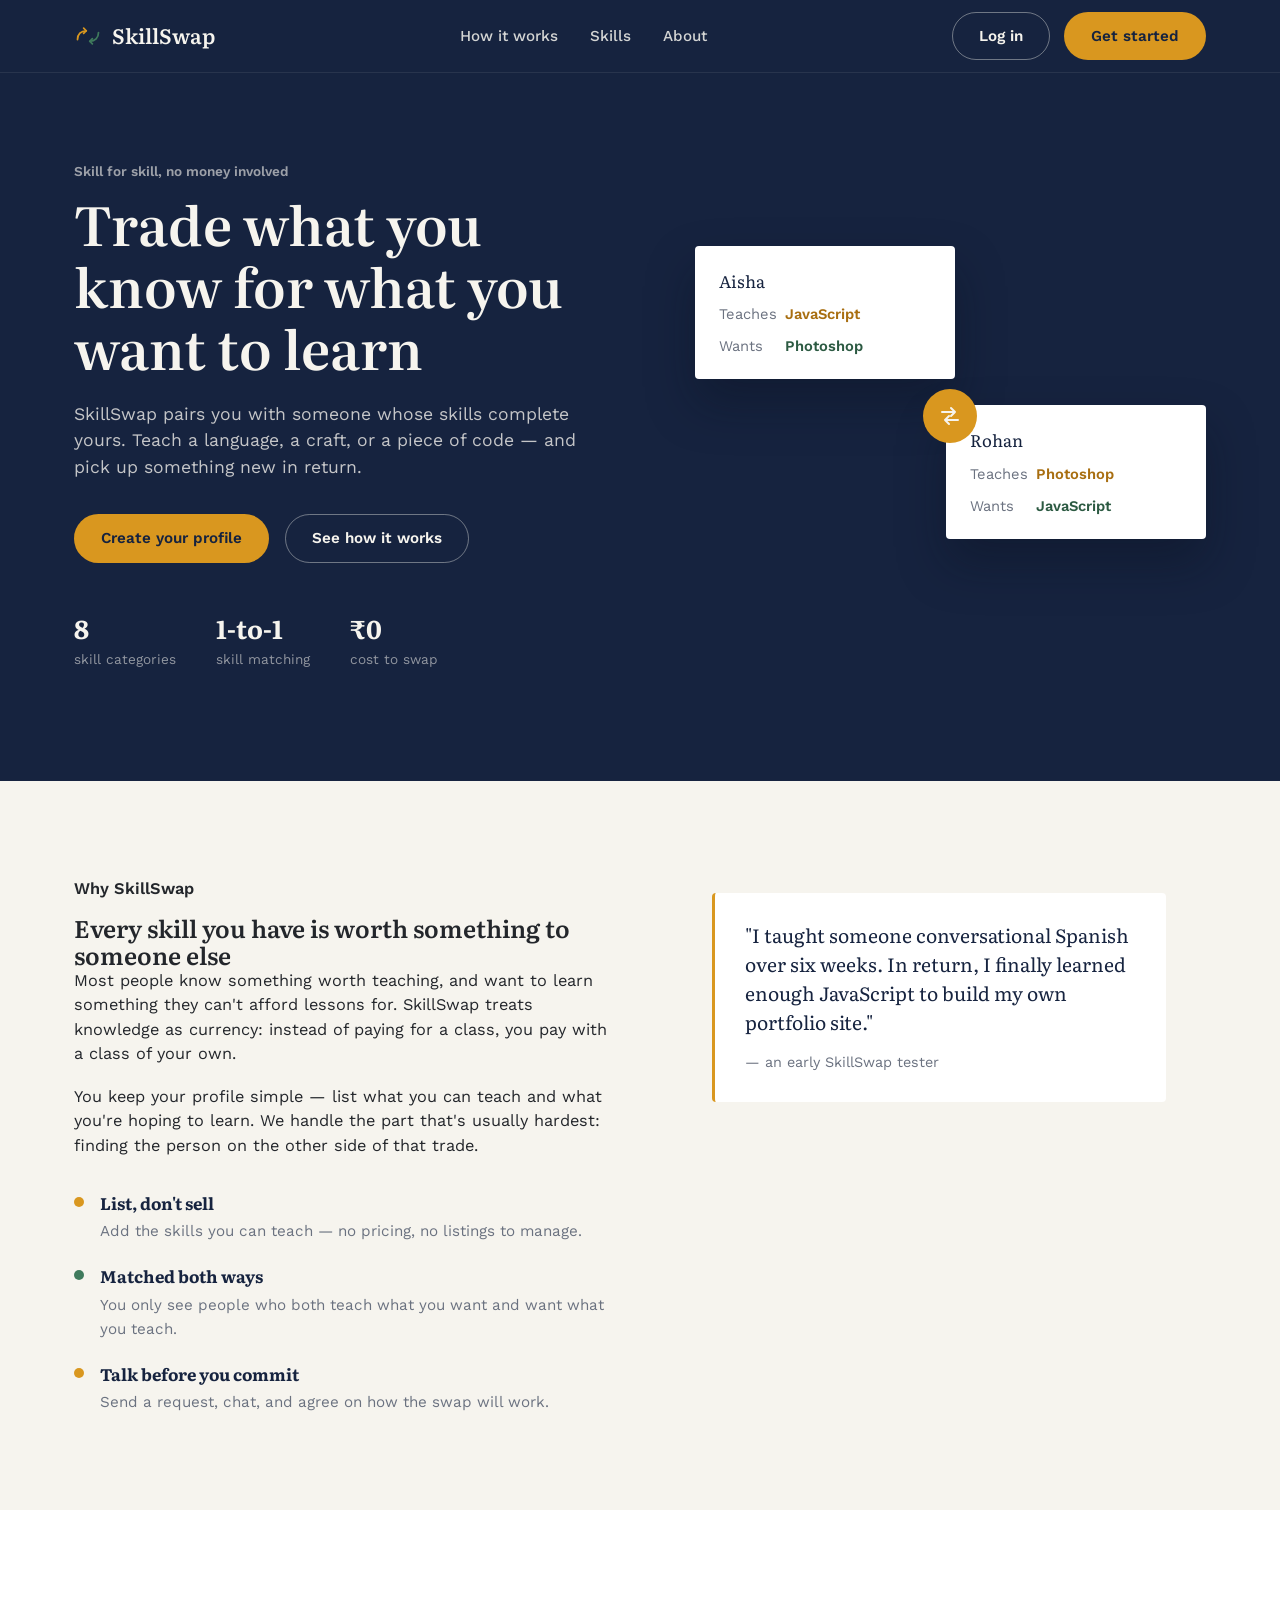
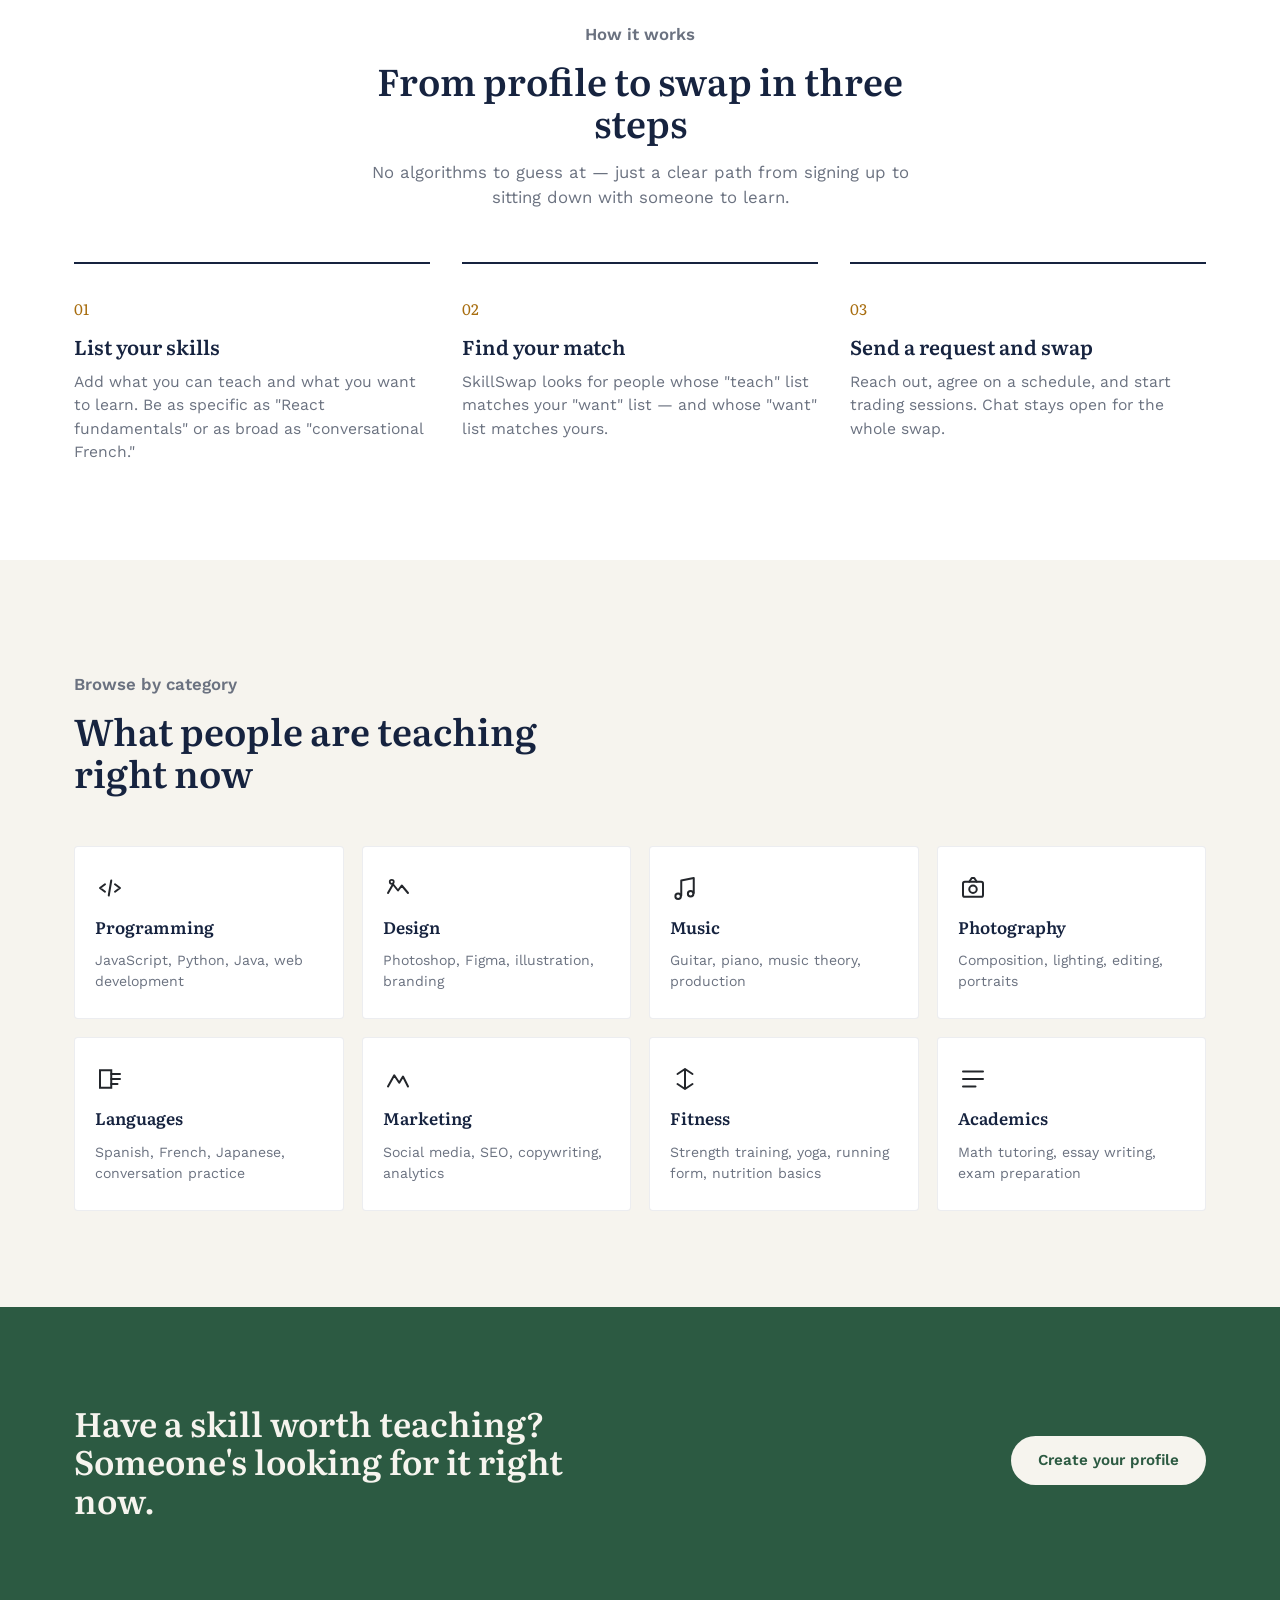
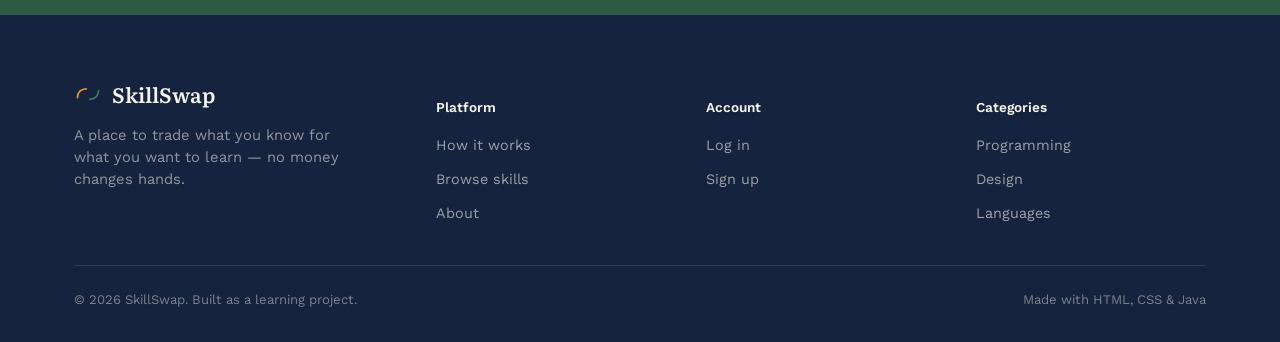
<file: target/SkillSwap/index.html>
<!DOCTYPE html>
<html lang="en">
<head>
  <meta charset="UTF-8" />
  <meta name="viewport" content="width=device-width, initial-scale=1.0" />
  <title>SkillSwap — Trade what you know</title>
  <meta name="description" content="SkillSwap connects people who want to trade skills — teach what you know, learn what you don't." />
  <link rel="preconnect" href="https://fonts.googleapis.com">
  <link href="https://fonts.googleapis.com/css2?family=Literata:wght@500;600;700&family=Work+Sans:wght@400;500;600;700&display=swap" rel="stylesheet">
  <link rel="stylesheet" href="css/style.css" />
</head>
<body>

  <!-- ============ NAVBAR ============ -->
  <header class="navbar" id="navbar">
    <div class="container">
      <a href="#top" class="brand">
        <svg class="brand-mark" viewBox="0 0 32 32" fill="none" xmlns="http://www.w3.org/2000/svg">
          <path d="M4 20c0-6 4-10 10-10" stroke="#D9971F" stroke-width="2" stroke-linecap="round"/>
          <path d="M28 12c0 6-4 10-10 10" stroke="#3F7A5C" stroke-width="2" stroke-linecap="round"/>
          <path d="M11 7l3 3-3 3" stroke="#D9971F" stroke-width="2" stroke-linecap="round" stroke-linejoin="round"/>
          <path d="M21 19l-3 3 3 3" stroke="#3F7A5C" stroke-width="2" stroke-linecap="round" stroke-linejoin="round"/>
        </svg>
        SkillSwap
      </a>

      <nav>
        <ul class="nav-links">
          <li><a href="#how">How it works</a></li>
          <li><a href="#skills">Skills</a></li>
          <li><a href="#about">About</a></li>
        </ul>
      </nav>

      <div class="nav-actions">
        <a href="login.html" class="btn btn-outline" style="border-color: rgba(246,244,238,0.4); color: #f6f4ee;">Log in</a>
        <a href="register.html" class="btn btn-primary">Get started</a>
      </div>

      <button class="nav-toggle" id="navToggle" aria-label="Toggle menu">
        <span></span><span></span><span></span>
      </button>
    </div>
  </header>

  <!-- ============ HERO ============ -->
  <section class="hero" id="top">
    <div class="container">
      <div class="hero-copy">
        <p class="eyebrow">Skill for skill, no money involved</p>
        <h1>Trade what you know for what you want to learn</h1>
        <p class="lede">
          SkillSwap pairs you with someone whose skills complete yours.
          Teach a language, a craft, or a piece of code — and pick up
          something new in return.
        </p>
        <div class="hero-actions">
          <a href="register.html" class="btn btn-primary">Create your profile</a>
          <a href="#how" class="btn btn-ghost">See how it works</a>
        </div>
        <div class="hero-stats">
          <div>
            <strong>8</strong>
            <span>skill categories</span>
          </div>
          <div>
            <strong>1-to-1</strong>
            <span>skill matching</span>
          </div>
          <div>
            <strong>₹0</strong>
            <span>cost to swap</span>
          </div>
        </div>
      </div>

      <div class="swap-visual" aria-hidden="true">
        <div class="skill-card">
          <p class="who">Aisha</p>
          <div class="row teaches">
            <span class="label">Teaches</span>
            <span class="value">JavaScript</span>
          </div>
          <div class="row wants">
            <span class="label">Wants</span>
            <span class="value">Photoshop</span>
          </div>
        </div>
        <div class="skill-card">
          <p class="who">Rohan</p>
          <div class="row teaches">
            <span class="label">Teaches</span>
            <span class="value">Photoshop</span>
          </div>
          <div class="row wants">
            <span class="label">Wants</span>
            <span class="value">JavaScript</span>
          </div>
        </div>
        <div class="swap-arrow">
          <svg viewBox="0 0 24 24" fill="none" xmlns="http://www.w3.org/2000/svg">
            <path d="M4 8h13M17 8l-4-4M17 8l-4 4" stroke="currentColor" stroke-width="2" stroke-linecap="round" stroke-linejoin="round"/>
            <path d="M20 16H7M7 16l4-4M7 16l4 4" stroke="currentColor" stroke-width="2" stroke-linecap="round" stroke-linejoin="round"/>
          </svg>
        </div>
      </div>
    </div>
  </section>

  <!-- ============ ABOUT ============ -->
  <section class="about" id="about">
    <div class="container">
      <div class="about-copy">
        <p class="eyebrow">Why SkillSwap</p>
        <h2>Every skill you have is worth something to someone else</h2>
        <p>
          Most people know something worth teaching, and want to learn
          something they can't afford lessons for. SkillSwap treats
          knowledge as currency: instead of paying for a class, you pay
          with a class of your own.
        </p>
        <p>
          You keep your profile simple — list what you can teach and what
          you're hoping to learn. We handle the part that's usually hardest:
          finding the person on the other side of that trade.
        </p>

        <ul class="about-list">
          <li>
            <span class="dot amber"></span>
            <span class="txt">
              <strong>List, don't sell</strong>
              <span>Add the skills you can teach — no pricing, no listings to manage.</span>
            </span>
          </li>
          <li>
            <span class="dot moss"></span>
            <span class="txt">
              <strong>Matched both ways</strong>
              <span>You only see people who both teach what you want and want what you teach.</span>
            </span>
          </li>
          <li>
            <span class="dot amber"></span>
            <span class="txt">
              <strong>Talk before you commit</strong>
              <span>Send a request, chat, and agree on how the swap will work.</span>
            </span>
          </li>
        </ul>
      </div>

      <blockquote class="about-quote">
        <p>"I taught someone conversational Spanish over six weeks. In
        return, I finally learned enough JavaScript to build my own
        portfolio site."</p>
        <footer>— an early SkillSwap tester</footer>
      </blockquote>
    </div>
  </section>

  <!-- ============ HOW IT WORKS ============ -->
  <section class="how" id="how">
    <div class="container">
      <div class="section-head center">
        <p class="eyebrow">How it works</p>
        <h2>From profile to swap in three steps</h2>
        <p>No algorithms to guess at — just a clear path from signing up to sitting down with someone to learn.</p>
      </div>

      <div class="how-steps">
        <div class="how-step">
          <p class="num">01</p>
          <h3>List your skills</h3>
          <p>Add what you can teach and what you want to learn. Be as specific as "React fundamentals" or as broad as "conversational French."</p>
        </div>
        <div class="how-step">
          <p class="num">02</p>
          <h3>Find your match</h3>
          <p>SkillSwap looks for people whose "teach" list matches your "want" list — and whose "want" list matches yours.</p>
        </div>
        <div class="how-step">
          <p class="num">03</p>
          <h3>Send a request and swap</h3>
          <p>Reach out, agree on a schedule, and start trading sessions. Chat stays open for the whole swap.</p>
        </div>
      </div>
    </div>
  </section>

  <!-- ============ FEATURED SKILLS ============ -->
  <section class="featured-skills" id="skills">
    <div class="container">
      <div class="section-head">
        <p class="eyebrow">Browse by category</p>
        <h2>What people are teaching right now</h2>
      </div>

      <div class="skills-grid">
        <div class="skill-tile">
          <svg class="icon" viewBox="0 0 24 24" fill="none" xmlns="http://www.w3.org/2000/svg"><path d="M8 9l-4 3 4 3M16 9l4 3-4 3M13 6l-2 12" stroke="currentColor" stroke-width="1.6" stroke-linecap="round" stroke-linejoin="round"/></svg>
          <h3>Programming</h3>
          <p>JavaScript, Python, Java, web development</p>
        </div>
        <div class="skill-tile">
          <svg class="icon" viewBox="0 0 24 24" fill="none" xmlns="http://www.w3.org/2000/svg"><path d="M4 16l4-7 4 5 3-4 5 6" stroke="currentColor" stroke-width="1.6" stroke-linecap="round" stroke-linejoin="round"/><circle cx="7" cy="7" r="1.6" stroke="currentColor" stroke-width="1.4"/></svg>
          <h3>Design</h3>
          <p>Photoshop, Figma, illustration, branding</p>
        </div>
        <div class="skill-tile">
          <svg class="icon" viewBox="0 0 24 24" fill="none" xmlns="http://www.w3.org/2000/svg"><path d="M9 18V6l10-2v12" stroke="currentColor" stroke-width="1.6" stroke-linecap="round" stroke-linejoin="round"/><circle cx="6.5" cy="18.5" r="2.2" stroke="currentColor" stroke-width="1.6"/><circle cx="16.5" cy="16.5" r="2.2" stroke="currentColor" stroke-width="1.6"/></svg>
          <h3>Music</h3>
          <p>Guitar, piano, music theory, production</p>
        </div>
        <div class="skill-tile">
          <svg class="icon" viewBox="0 0 24 24" fill="none" xmlns="http://www.w3.org/2000/svg"><rect x="4" y="7" width="16" height="12" rx="1.5" stroke="currentColor" stroke-width="1.6"/><path d="M9 7l2-3h2l2 3" stroke="currentColor" stroke-width="1.6" stroke-linecap="round" stroke-linejoin="round"/><circle cx="12" cy="13" r="3" stroke="currentColor" stroke-width="1.6"/></svg>
          <h3>Photography</h3>
          <p>Composition, lighting, editing, portraits</p>
        </div>
        <div class="skill-tile">
          <svg class="icon" viewBox="0 0 24 24" fill="none" xmlns="http://www.w3.org/2000/svg"><path d="M4 5h9v14H4z" stroke="currentColor" stroke-width="1.6"/><path d="M13 8h7M13 12h7M13 16h5" stroke="currentColor" stroke-width="1.6" stroke-linecap="round"/></svg>
          <h3>Languages</h3>
          <p>Spanish, French, Japanese, conversation practice</p>
        </div>
        <div class="skill-tile">
          <svg class="icon" viewBox="0 0 24 24" fill="none" xmlns="http://www.w3.org/2000/svg"><path d="M4 18l5-9 4 6 3-5 4 8" stroke="currentColor" stroke-width="1.6" stroke-linecap="round" stroke-linejoin="round"/></svg>
          <h3>Marketing</h3>
          <p>Social media, SEO, copywriting, analytics</p>
        </div>
        <div class="skill-tile">
          <svg class="icon" viewBox="0 0 24 24" fill="none" xmlns="http://www.w3.org/2000/svg"><path d="M12 4v16M6 8l6-4 6 4M6 16l6 4 6-4" stroke="currentColor" stroke-width="1.6" stroke-linecap="round" stroke-linejoin="round"/></svg>
          <h3>Fitness</h3>
          <p>Strength training, yoga, running form, nutrition basics</p>
        </div>
        <div class="skill-tile">
          <svg class="icon" viewBox="0 0 24 24" fill="none" xmlns="http://www.w3.org/2000/svg"><path d="M4 6h16M4 12h16M4 18h10" stroke="currentColor" stroke-width="1.6" stroke-linecap="round"/></svg>
          <h3>Academics</h3>
          <p>Math tutoring, essay writing, exam preparation</p>
        </div>
      </div>
    </div>
  </section>

  <!-- ============ CTA BAND ============ -->
  <section class="cta-band">
    <div class="container">
      <h2>Have a skill worth teaching? Someone's looking for it right now.</h2>
      <a href="register.html" class="btn btn-primary">Create your profile</a>
    </div>
  </section>

  <!-- ============ FOOTER ============ -->
  <footer class="site-footer">
    <div class="container">
      <div class="footer-top">
        <div class="footer-brand">
          <a href="#top" class="brand">
            <svg class="brand-mark" viewBox="0 0 32 32" fill="none" xmlns="http://www.w3.org/2000/svg">
              <path d="M4 20c0-6 4-10 10-10" stroke="#D9971F" stroke-width="2" stroke-linecap="round"/>
              <path d="M28 12c0 6-4 10-10 10" stroke="#3F7A5C" stroke-width="2" stroke-linecap="round"/>
            </svg>
            SkillSwap
          </a>
          <p>A place to trade what you know for what you want to learn — no money changes hands.</p>
        </div>

        <div class="footer-col">
          <h4>Platform</h4>
          <ul>
            <li><a href="#how">How it works</a></li>
            <li><a href="#skills">Browse skills</a></li>
            <li><a href="#about">About</a></li>
          </ul>
        </div>

        <div class="footer-col">
          <h4>Account</h4>
          <ul>
            <li><a href="login.html">Log in</a></li>
            <li><a href="register.html">Sign up</a></li>
          </ul>
        </div>

        <div class="footer-col">
          <h4>Categories</h4>
          <ul>
            <li><a href="#skills">Programming</a></li>
            <li><a href="#skills">Design</a></li>
            <li><a href="#skills">Languages</a></li>
          </ul>
        </div>
      </div>

      <div class="footer-bottom">
        <span>&copy; 2026 SkillSwap. Built as a learning project.</span>
        <span>Made with HTML, CSS &amp; Java</span>
      </div>
    </div>
  </footer>

  <script src="js/main.js"></script>
</body>
</html>
</file>
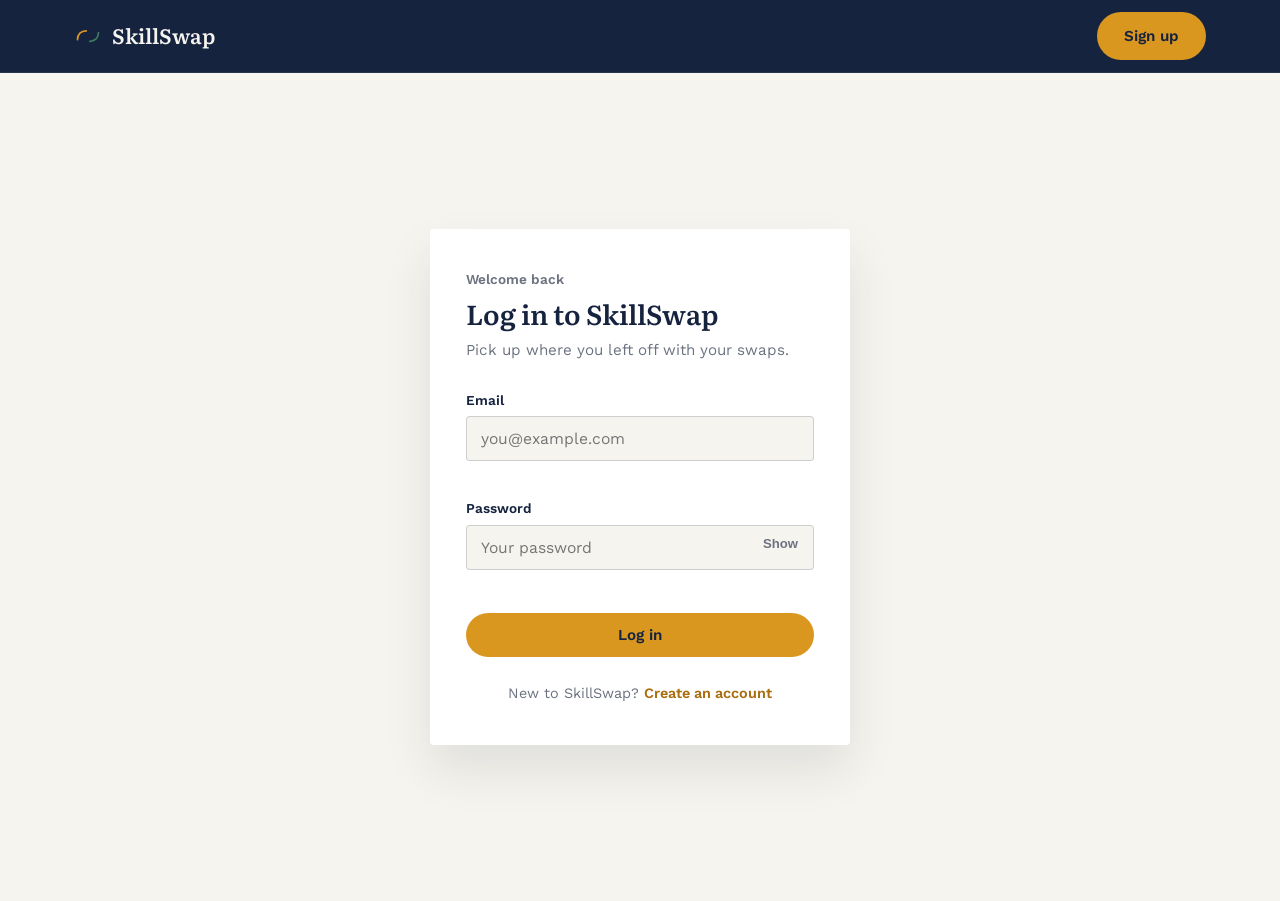
<file: target/SkillSwap/login.html>
<!DOCTYPE html>
<html lang="en">
<head>
  <meta charset="UTF-8" />
  <meta name="viewport" content="width=device-width, initial-scale=1.0" />
  <title>Log in — SkillSwap</title>
  <link rel="preconnect" href="https://fonts.googleapis.com">
  <link href="https://fonts.googleapis.com/css2?family=Literata:wght@500;600;700&family=Work+Sans:wght@400;500;600;700&display=swap" rel="stylesheet">
  <link rel="stylesheet" href="css/style.css" />
  <link rel="stylesheet" href="css/auth.css" />
</head>
<body>

  <header class="navbar" id="navbar">
    <div class="container">
      <a href="index.html" class="brand">
        <svg class="brand-mark" viewBox="0 0 32 32" fill="none" xmlns="http://www.w3.org/2000/svg">
          <path d="M4 20c0-6 4-10 10-10" stroke="#D9971F" stroke-width="2" stroke-linecap="round"/>
          <path d="M28 12c0 6-4 10-10 10" stroke="#3F7A5C" stroke-width="2" stroke-linecap="round"/>
        </svg>
        SkillSwap
      </a>
      <div class="nav-actions">
        <a href="register.html" class="btn btn-primary">Sign up</a>
      </div>
    </div>
  </header>

  <main class="auth-shell">
    <div class="auth-card">
      <p class="eyebrow">Welcome back</p>
      <h1>Log in to SkillSwap</h1>
      <p class="sub">Pick up where you left off with your swaps.</p>

      <form class="auth-form" id="loginForm" novalidate>
        <div class="field">
          <label for="email">Email</label>
          <input type="email" id="email" name="email" placeholder="you@example.com" autocomplete="email" />
          <span class="field-error" id="emailError"></span>
        </div>

        <div class="field password-field">
          <label for="password">Password</label>
          <input type="password" id="password" name="password" placeholder="Your password" autocomplete="current-password" />
          <button type="button" class="toggle-password" id="togglePassword">Show</button>
          <span class="field-error" id="passwordError"></span>
        </div>

        <button type="submit" class="btn btn-primary" id="submitBtn">Log in</button>

        <div class="form-message" id="formMessage"></div>
      </form>

      <p class="auth-switch">New to SkillSwap? <a href="register.html">Create an account</a></p>
    </div>
  </main>

  <script src="js/auth-common.js"></script>
  <script src="js/login.js"></script>
</body>
</html>
</file>
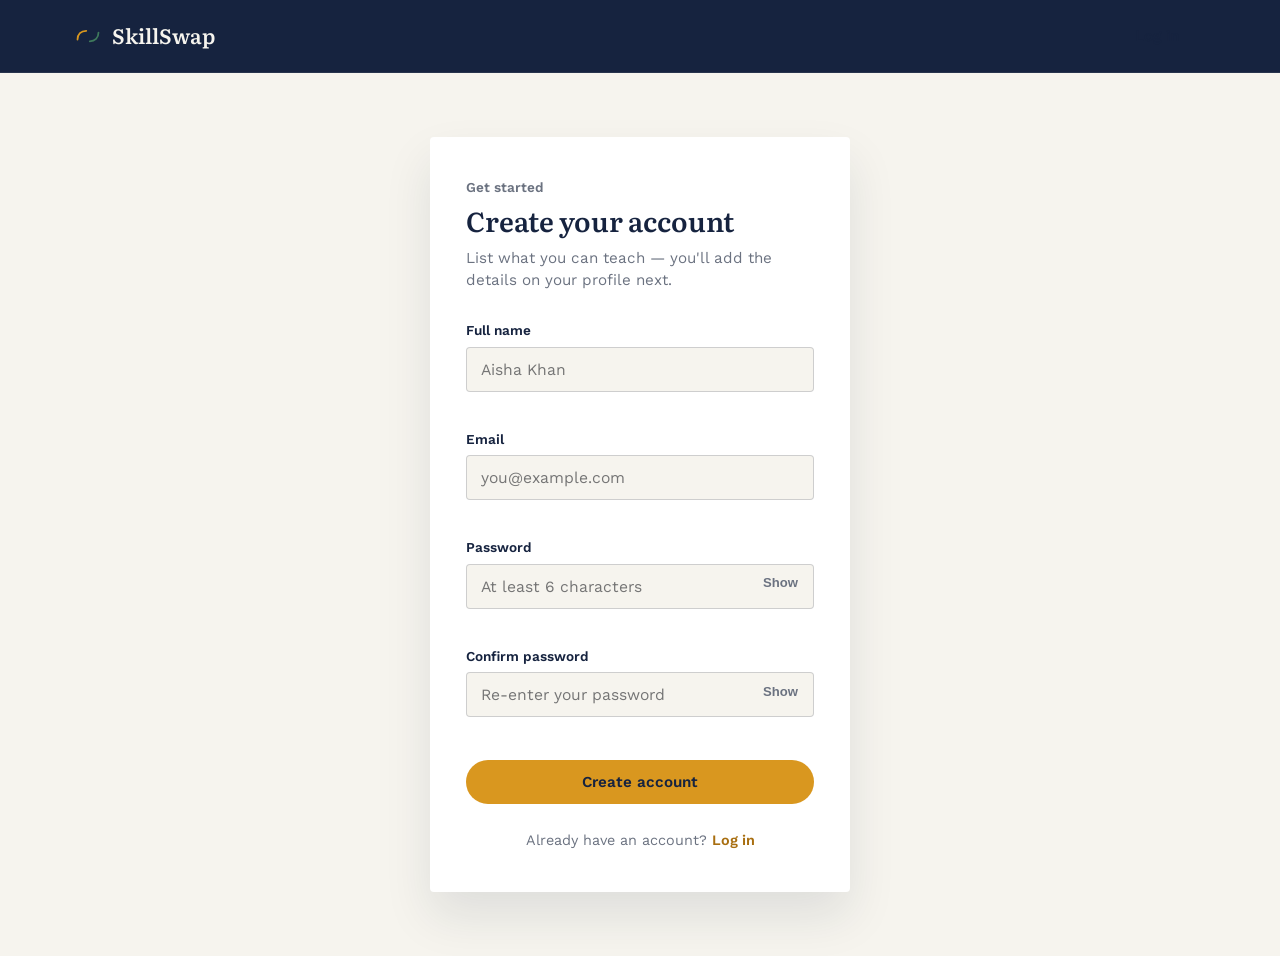
<file: target/SkillSwap/register.html>
<!DOCTYPE html>
<html lang="en">
<head>
  <meta charset="UTF-8" />
  <meta name="viewport" content="width=device-width, initial-scale=1.0" />
  <title>Create your account — SkillSwap</title>
  <link rel="preconnect" href="https://fonts.googleapis.com">
  <link href="https://fonts.googleapis.com/css2?family=Literata:wght@500;600;700&family=Work+Sans:wght@400;500;600;700&display=swap" rel="stylesheet">
  <link rel="stylesheet" href="css/style.css" />
  <link rel="stylesheet" href="css/auth.css" />
</head>
<body>

  <header class="navbar" id="navbar">
    <div class="container">
      <a href="index.html" class="brand">
        <svg class="brand-mark" viewBox="0 0 32 32" fill="none" xmlns="http://www.w3.org/2000/svg">
          <path d="M4 20c0-6 4-10 10-10" stroke="#D9971F" stroke-width="2" stroke-linecap="round"/>
          <path d="M28 12c0 6-4 10-10 10" stroke="#3F7A5C" stroke-width="2" stroke-linecap="round"/>
        </svg>
        SkillSwap
      </a>
      <div class="nav-actions">
        <a href="login.html" class="btn btn-outline" style="border-color: var(--ink); color: var(--ink);">Log in</a>
      </div>
    </div>
  </header>

  <main class="auth-shell">
    <div class="auth-card">
      <p class="eyebrow">Get started</p>
      <h1>Create your account</h1>
      <p class="sub">List what you can teach — you'll add the details on your profile next.</p>

      <form class="auth-form" id="registerForm" novalidate>
        <div class="field">
          <label for="name">Full name</label>
          <input type="text" id="name" name="name" placeholder="Aisha Khan" autocomplete="name" />
          <span class="field-error" id="nameError"></span>
        </div>

        <div class="field">
          <label for="email">Email</label>
          <input type="email" id="email" name="email" placeholder="you@example.com" autocomplete="email" />
          <span class="field-error" id="emailError"></span>
        </div>

        <div class="field password-field">
          <label for="password">Password</label>
          <input type="password" id="password" name="password" placeholder="At least 6 characters" autocomplete="new-password" />
          <button type="button" class="toggle-password" id="togglePassword">Show</button>
          <span class="field-error" id="passwordError"></span>
        </div>

        <div class="field password-field">
          <label for="confirmPassword">Confirm password</label>
          <input type="password" id="confirmPassword" name="confirmPassword" placeholder="Re-enter your password" autocomplete="new-password" />
          <button type="button" class="toggle-password" id="toggleConfirmPassword">Show</button>
          <span class="field-error" id="confirmPasswordError"></span>
        </div>

        <button type="submit" class="btn btn-primary" id="submitBtn">Create account</button>

        <div class="form-message" id="formMessage"></div>
      </form>

      <p class="auth-switch">Already have an account? <a href="login.html">Log in</a></p>
    </div>
  </main>

  <script src="js/auth-common.js"></script>
  <script src="js/register.js"></script>
</body>
</html>
</file>
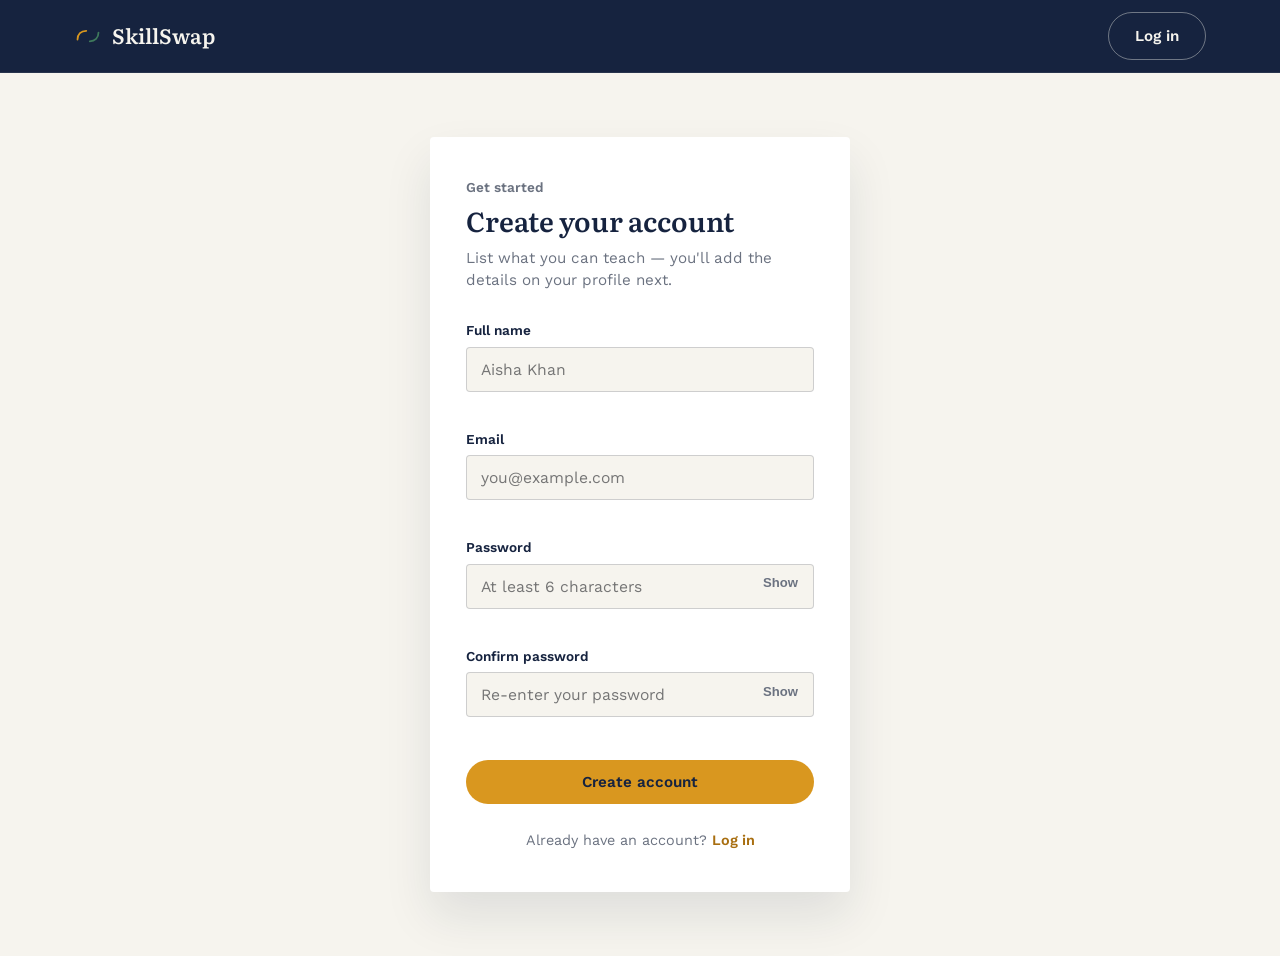
<file: src/main/webapp/register.html>
<!DOCTYPE html>
<html lang="en">
<head>
  <meta charset="UTF-8" />
  <meta name="viewport" content="width=device-width, initial-scale=1.0" />
  <title>Create your account — SkillSwap</title>
  <link rel="preconnect" href="https://fonts.googleapis.com">
  <link href="https://fonts.googleapis.com/css2?family=Literata:wght@500;600;700&family=Work+Sans:wght@400;500;600;700&display=swap" rel="stylesheet">
  <link rel="stylesheet" href="css/style.css" />
  <link rel="stylesheet" href="css/auth.css" />
</head>
<body>

  <header class="navbar" id="navbar">
    <div class="container">
      <a href="index.html" class="brand">
        <svg class="brand-mark" viewBox="0 0 32 32" fill="none" xmlns="http://www.w3.org/2000/svg">
          <path d="M4 20c0-6 4-10 10-10" stroke="#D9971F" stroke-width="2" stroke-linecap="round"/>
          <path d="M28 12c0 6-4 10-10 10" stroke="#3F7A5C" stroke-width="2" stroke-linecap="round"/>
        </svg>
        SkillSwap
      </a>
      <div class="nav-actions">
        <a href="login.html" class="btn btn-outline">Log in</a>
      </div>
    </div>
  </header>

  <main class="auth-shell">
    <div class="auth-card">
      <p class="eyebrow">Get started</p>
      <h1>Create your account</h1>
      <p class="sub">List what you can teach — you'll add the details on your profile next.</p>

      <form class="auth-form" id="registerForm" novalidate>
        <div class="field">
          <label for="name">Full name</label>
          <input type="text" id="name" name="name" placeholder="Aisha Khan" autocomplete="name" />
          <span class="field-error" id="nameError"></span>
        </div>

        <div class="field">
          <label for="email">Email</label>
          <input type="email" id="email" name="email" placeholder="you@example.com" autocomplete="email" />
          <span class="field-error" id="emailError"></span>
        </div>

        <div class="field password-field">
          <label for="password">Password</label>
          <input type="password" id="password" name="password" placeholder="At least 6 characters" autocomplete="new-password" />
          <button type="button" class="toggle-password" id="togglePassword">Show</button>
          <span class="field-error" id="passwordError"></span>
        </div>

        <div class="field password-field">
          <label for="confirmPassword">Confirm password</label>
          <input type="password" id="confirmPassword" name="confirmPassword" placeholder="Re-enter your password" autocomplete="new-password" />
          <button type="button" class="toggle-password" id="toggleConfirmPassword">Show</button>
          <span class="field-error" id="confirmPasswordError"></span>
        </div>

        <button type="submit" class="btn btn-primary" id="submitBtn">Create account</button>

        <div class="form-message" id="formMessage"></div>
      </form>

      <p class="auth-switch">Already have an account? <a href="login.html">Log in</a></p>
    </div>
  </main>

  <script src="js/auth-common.js"></script>
  <script src="js/register.js"></script>
</body>
</html>
</file>
<file: target/SkillSwap/css/style.css>
/* =========================================================
   SkillSwap — Design Tokens
   Palette:
     --ink       : deep navy, used for the hero + headline text on light bg
     --paper     : warm off-white background for most of the page
     --amber     : "teach" accent — what you give
     --moss      : "learn" accent — what you gain
     --slate     : secondary text / borders
     --charcoal  : primary body text on paper
   Type:
     Literata (serif)  -> headlines, the swap-card names, quotes
     Work Sans (sans)  -> everything else (nav, body, buttons, labels)
   ========================================================= */

:root {
  --ink: #16233f;
  --ink-soft: #223258;
  --paper: #f6f4ee;
  --paper-raised: #ffffff;
  --amber: #d9971f;
  --amber-dark: #a86e10;
  --moss: #3f7a5c;
  --moss-dark: #2c5a42;
  --slate: #6b7280;
  --charcoal: #23262b;

  --font-display: "Literata", Georgia, serif;
  --font-body: "Work Sans", -apple-system, BlinkMacSystemFont, "Segoe UI", sans-serif;

  --max-width: 1180px;
  --radius-card: 4px;
  --radius-pill: 999px;
}

* {
  box-sizing: border-box;
}

html {
  scroll-behavior: smooth;
}

@media (prefers-reduced-motion: reduce) {
  html {
    scroll-behavior: auto;
  }
  * {
    animation-duration: 0.001ms !important;
    animation-iteration-count: 1 !important;
    transition-duration: 0.001ms !important;
  }
}

body {
  margin: 0;
  font-family: var(--font-body);
  color: var(--charcoal);
  background: var(--paper);
  line-height: 1.5;
}

img {
  max-width: 100%;
  display: block;
}

a {
  color: inherit;
}

.container {
  width: 100%;
  max-width: var(--max-width);
  margin: 0 auto;
  padding: 0 24px;
}

h1, h2, h3 {
  font-family: var(--font-display);
  font-weight: 600;
  line-height: 1.15;
  margin: 0;
}

p {
  margin: 0;
}

.eyebrow {
  font-family: var(--font-body);
  font-size: 0.85rem;
  font-weight: 600;
  color: var(--slate);
  margin-bottom: 12px;
}

/* -------------------- Buttons -------------------- */

.btn {
  display: inline-flex;
  align-items: center;
  gap: 8px;
  font-family: var(--font-body);
  font-weight: 600;
  font-size: 0.95rem;
  padding: 12px 26px;
  border-radius: var(--radius-pill);
  border: 1px solid transparent;
  cursor: pointer;
  text-decoration: none;
  transition: transform 0.15s ease, background 0.15s ease, border-color 0.15s ease;
}

.btn:hover {
  transform: translateY(-1px);
}

.btn-primary {
  background: var(--amber);
  color: var(--ink);
}

.btn-primary:hover {
  background: var(--amber-dark);
  color: var(--paper);
}

.btn-ghost {
  background: transparent;
  color: var(--paper);
  border-color: rgba(246, 244, 238, 0.4);
}

.btn-ghost:hover {
  border-color: var(--paper);
}

.btn-outline {
  background: transparent;
  color: var(--ink);
  border-color: var(--ink);
}

.btn-outline:hover {
  background: var(--ink);
  color: var(--paper);
}

/* -------------------- Navbar -------------------- */

.navbar {
  position: sticky;
  top: 0;
  z-index: 50;
  background: var(--ink);
  border-bottom: 1px solid rgba(246, 244, 238, 0.08);
}

.navbar .container {
  display: flex;
  align-items: center;
  justify-content: space-between;
  height: 72px;
}

.brand {
  display: flex;
  align-items: center;
  gap: 10px;
  color: var(--paper);
  text-decoration: none;
  font-family: var(--font-display);
  font-size: 1.3rem;
  font-weight: 600;
}

.brand-mark {
  width: 28px;
  height: 28px;
  flex-shrink: 0;
}

.nav-links {
  display: flex;
  align-items: center;
  gap: 32px;
  list-style: none;
  margin: 0;
  padding: 0;
}

.nav-links a {
  color: rgba(246, 244, 238, 0.85);
  text-decoration: none;
  font-size: 0.95rem;
  font-weight: 500;
  transition: color 0.15s ease;
}

.nav-links a:hover {
  color: var(--paper);
}

.nav-actions {
  display: flex;
  align-items: center;
  gap: 14px;
}

.nav-toggle {
  display: none;
  flex-direction: column;
  gap: 5px;
  background: none;
  border: none;
  cursor: pointer;
  padding: 8px;
}

.nav-toggle span {
  width: 22px;
  height: 2px;
  background: var(--paper);
  display: block;
}

/* -------------------- Hero -------------------- */

.hero {
  background: var(--ink);
  color: var(--paper);
  padding: 88px 0 110px;
  position: relative;
  overflow: hidden;
}

.hero .container {
  display: grid;
  grid-template-columns: 1.05fr 0.95fr;
  gap: 56px;
  align-items: center;
}

.hero-copy .eyebrow {
  color: rgba(246, 244, 238, 0.6);
}

.hero-copy h1 {
  font-size: clamp(2.3rem, 4.2vw, 3.4rem);
  color: var(--paper);
  max-width: 15ch;
}

.hero-copy p.lede {
  margin-top: 22px;
  font-size: 1.1rem;
  color: rgba(246, 244, 238, 0.78);
  max-width: 46ch;
}

.hero-actions {
  margin-top: 34px;
  display: flex;
  gap: 16px;
  flex-wrap: wrap;
}

.hero-stats {
  margin-top: 46px;
  display: flex;
  gap: 40px;
}

.hero-stats div strong {
  display: block;
  font-family: var(--font-display);
  font-size: 1.6rem;
  color: var(--paper);
}

.hero-stats div span {
  font-size: 0.85rem;
  color: rgba(246, 244, 238, 0.55);
}

/* Swap visual: two skill cards trading places over an arrow */

.swap-visual {
  position: relative;
  min-height: 340px;
}

.skill-card {
  background: var(--paper-raised);
  border-radius: var(--radius-card);
  padding: 22px 24px;
  width: 260px;
  box-shadow: 0 24px 48px rgba(8, 14, 30, 0.35);
  opacity: 0;
  transform: translateY(18px);
  animation: card-in 0.7s ease forwards;
}

.skill-card + .skill-card {
  margin-top: 26px;
  margin-left: auto;
  animation-delay: 0.22s;
}

@keyframes card-in {
  to {
    opacity: 1;
    transform: translateY(0);
  }
}

.skill-card .who {
  font-family: var(--font-display);
  font-size: 1.05rem;
  color: var(--ink);
}

.skill-card .row {
  display: flex;
  align-items: baseline;
  gap: 8px;
  margin-top: 10px;
  font-size: 0.92rem;
}

.skill-card .row .label {
  color: var(--slate);
  min-width: 58px;
}

.skill-card .row.teaches .value {
  color: var(--amber-dark);
  font-weight: 600;
}

.skill-card .row.wants .value {
  color: var(--moss-dark);
  font-weight: 600;
}

.swap-arrow {
  position: absolute;
  top: 50%;
  left: 50%;
  transform: translate(-50%, -50%);
  width: 54px;
  height: 54px;
  background: var(--amber);
  border-radius: 50%;
  display: flex;
  align-items: center;
  justify-content: center;
  opacity: 0;
  animation: pop-in 0.5s ease 0.55s forwards;
}

@keyframes pop-in {
  from {
    opacity: 0;
    transform: translate(-50%, -50%) scale(0.6);
  }
  to {
    opacity: 1;
    transform: translate(-50%, -50%) scale(1);
  }
}

.swap-arrow svg {
  width: 24px;
  height: 24px;
  stroke: var(--ink);
}

/* -------------------- Section shell -------------------- */

section {
  padding: 96px 0;
}

.section-head {
  max-width: 56ch;
  margin-bottom: 52px;
}

.section-head.center {
  margin-left: auto;
  margin-right: auto;
  text-align: center;
}

.section-head h2 {
  font-size: clamp(1.8rem, 3vw, 2.3rem);
  color: var(--ink);
}

.section-head p {
  margin-top: 16px;
  color: var(--slate);
  font-size: 1.05rem;
}

/* -------------------- About -------------------- */

.about .container {
  display: grid;
  grid-template-columns: 1fr 1fr;
  gap: 64px;
  align-items: start;
}

.about-copy p {
  color: var(--charcoal);
  font-size: 1.02rem;
}

.about-copy p + p {
  margin-top: 18px;
}

.about-list {
  list-style: none;
  margin: 32px 0 0;
  padding: 0;
  display: flex;
  flex-direction: column;
  gap: 20px;
}

.about-list li {
  display: flex;
  gap: 16px;
}

.about-list .dot {
  width: 10px;
  height: 10px;
  border-radius: 50%;
  margin-top: 7px;
  flex-shrink: 0;
}

.about-list .dot.amber { background: var(--amber); }
.about-list .dot.moss { background: var(--moss); }

.about-list .txt strong {
  display: block;
  font-family: var(--font-display);
  font-size: 1.05rem;
  color: var(--ink);
  margin-bottom: 4px;
}

.about-list .txt span {
  color: var(--slate);
  font-size: 0.95rem;
}

.about-quote {
  background: var(--paper-raised);
  border-left: 3px solid var(--amber);
  padding: 28px 30px;
  border-radius: var(--radius-card);
}

.about-quote p {
  font-family: var(--font-display);
  font-size: 1.2rem;
  color: var(--ink);
  line-height: 1.5;
}

.about-quote footer {
  margin-top: 16px;
  font-size: 0.9rem;
  color: var(--slate);
}

/* -------------------- How it works -------------------- */

.how {
  background: var(--paper-raised);
}

.how-steps {
  display: grid;
  grid-template-columns: repeat(3, 1fr);
  gap: 32px;
}

.how-step {
  padding-top: 22px;
  border-top: 2px solid var(--ink);
}

.how-step .num {
  font-family: var(--font-display);
  font-size: 0.95rem;
  color: var(--amber-dark);
}

.how-step h3 {
  margin-top: 14px;
  font-size: 1.25rem;
  color: var(--ink);
}

.how-step p {
  margin-top: 12px;
  color: var(--slate);
  font-size: 0.98rem;
}

/* -------------------- Featured skills -------------------- */

.skills-grid {
  display: grid;
  grid-template-columns: repeat(4, 1fr);
  gap: 18px;
}

.skill-tile {
  background: var(--paper-raised);
  border: 1px solid rgba(22, 35, 63, 0.08);
  border-radius: var(--radius-card);
  padding: 26px 20px;
  display: flex;
  flex-direction: column;
  gap: 14px;
}

.skill-tile .icon {
  width: 30px;
  height: 30px;
  stroke: var(--ink);
}

.skill-tile h3 {
  font-size: 1.05rem;
  color: var(--ink);
}

.skill-tile p {
  font-size: 0.88rem;
  color: var(--slate);
}

/* -------------------- CTA band -------------------- */

.cta-band {
  background: var(--moss-dark);
  color: var(--paper);
}

.cta-band .container {
  display: flex;
  align-items: center;
  justify-content: space-between;
  gap: 32px;
  flex-wrap: wrap;
}

.cta-band h2 {
  color: var(--paper);
  font-size: clamp(1.6rem, 3vw, 2.1rem);
  max-width: 26ch;
}

.cta-band .btn-primary {
  background: var(--paper);
  color: var(--moss-dark);
}

.cta-band .btn-primary:hover {
  background: var(--amber);
  color: var(--ink);
}

/* -------------------- Footer -------------------- */

footer.site-footer {
  background: var(--ink);
  color: rgba(246, 244, 238, 0.7);
  padding: 64px 0 32px;
}

.footer-top {
  display: grid;
  grid-template-columns: 1.4fr 1fr 1fr 1fr;
  gap: 40px;
  padding-bottom: 40px;
  border-bottom: 1px solid rgba(246, 244, 238, 0.12);
}

.footer-brand .brand {
  margin-bottom: 14px;
}

.footer-brand p {
  font-size: 0.92rem;
  max-width: 32ch;
  color: rgba(246, 244, 238, 0.55);
}

.footer-col h4 {
  font-family: var(--font-body);
  font-size: 0.85rem;
  font-weight: 600;
  color: var(--paper);
  margin-bottom: 16px;
}

.footer-col ul {
  list-style: none;
  margin: 0;
  padding: 0;
  display: flex;
  flex-direction: column;
  gap: 10px;
}

.footer-col a {
  text-decoration: none;
  font-size: 0.9rem;
  color: rgba(246, 244, 238, 0.6);
}

.footer-col a:hover {
  color: var(--paper);
}

.footer-bottom {
  padding-top: 24px;
  display: flex;
  justify-content: space-between;
  font-size: 0.82rem;
  color: rgba(246, 244, 238, 0.45);
  flex-wrap: wrap;
  gap: 12px;
}

/* -------------------- Responsive -------------------- */

@media (max-width: 960px) {
  .hero .container {
    grid-template-columns: 1fr;
  }

  .swap-visual {
    min-height: 300px;
    margin-top: 20px;
  }

  .about .container {
    grid-template-columns: 1fr;
  }

  .how-steps {
    grid-template-columns: 1fr 1fr;
  }

  .skills-grid {
    grid-template-columns: repeat(2, 1fr);
  }

  .footer-top {
    grid-template-columns: 1fr 1fr;
  }
}

@media (max-width: 680px) {
  .nav-links,
  .nav-actions .btn-outline {
    display: none;
  }

  .nav-toggle {
    display: flex;
  }

  .navbar.open .nav-links {
    display: flex;
    position: absolute;
    top: 72px;
    left: 0;
    right: 0;
    background: var(--ink);
    flex-direction: column;
    padding: 20px 24px 28px;
    gap: 18px;
  }

  .how-steps {
    grid-template-columns: 1fr;
  }

  .skills-grid {
    grid-template-columns: 1fr 1fr;
  }

  .footer-top {
    grid-template-columns: 1fr;
    gap: 28px;
  }

  .cta-band .container {
    flex-direction: column;
    align-items: flex-start;
  }

  section {
    padding: 64px 0;
  }
}
</file>
<file: target/SkillSwap/css/auth.css>
/* =========================================================
   SkillSwap — Auth pages (register.html / login.html)
   Reuses the color tokens and fonts defined in style.css.
   Load this AFTER style.css.
   ========================================================= */

.auth-shell {
  min-height: calc(100vh - 72px);
  display: flex;
  align-items: center;
  justify-content: center;
  background: var(--paper);
  padding: 64px 24px;
}

.auth-card {
  width: 100%;
  max-width: 420px;
  background: var(--paper-raised);
  border-radius: var(--radius-card);
  padding: 40px 36px;
  box-shadow: 0 24px 48px rgba(22, 35, 63, 0.1);
}

.auth-card .eyebrow {
  margin-bottom: 8px;
}

.auth-card h1 {
  font-size: 1.7rem;
  color: var(--ink);
}

.auth-card .sub {
  margin-top: 10px;
  color: var(--slate);
  font-size: 0.95rem;
}

.auth-form {
  margin-top: 28px;
  display: flex;
  flex-direction: column;
  gap: 18px;
}

.field {
  display: flex;
  flex-direction: column;
  gap: 6px;
}

.field label {
  font-size: 0.85rem;
  font-weight: 600;
  color: var(--ink);
}

.field input {
  font-family: var(--font-body);
  font-size: 0.98rem;
  padding: 12px 14px;
  border: 1px solid rgba(22, 35, 63, 0.18);
  border-radius: var(--radius-card);
  background: var(--paper);
  color: var(--charcoal);
  outline: none;
  transition: border-color 0.15s ease;
}

.field input:focus {
  border-color: var(--amber-dark);
}

.field input.invalid {
  border-color: #b3402f;
}

.field .field-error {
  font-size: 0.82rem;
  color: #b3402f;
  min-height: 1em;
}

.password-field {
  position: relative;
}

.password-field input {
  width: 100%;
  padding-right: 44px;
}

.toggle-password {
  position: absolute;
  right: 10px;
  top: 34px;
  background: none;
  border: none;
  cursor: pointer;
  color: var(--slate);
  font-size: 0.82rem;
  font-weight: 600;
  padding: 4px 6px;
}

.toggle-password:hover {
  color: var(--ink);
}

.auth-form .btn {
  margin-top: 6px;
  justify-content: center;
  width: 100%;
}

.form-message {
  margin-top: 16px;
  padding: 12px 14px;
  border-radius: var(--radius-card);
  font-size: 0.9rem;
  display: none;
}

.form-message.show {
  display: block;
}

.form-message.success {
  background: rgba(63, 122, 92, 0.12);
  color: var(--moss-dark);
}

.form-message.error {
  background: rgba(179, 64, 47, 0.1);
  color: #8c3222;
}

.auth-switch {
  margin-top: 26px;
  text-align: center;
  font-size: 0.9rem;
  color: var(--slate);
}

.auth-switch a {
  color: var(--amber-dark);
  font-weight: 600;
  text-decoration: none;
}

.auth-switch a:hover {
  text-decoration: underline;
}
</file>
<file: src/main/webapp/css/style.css>
/* =========================================================
   SkillSwap — Design Tokens
   Palette:
     --ink       : deep navy, used for the hero + headline text on light bg
     --paper     : warm off-white background for most of the page
     --amber     : "teach" accent — what you give
     --moss      : "learn" accent — what you gain
     --slate     : secondary text / borders
     --charcoal  : primary body text on paper
   Type:
     Literata (serif)  -> headlines, the swap-card names, quotes
     Work Sans (sans)  -> everything else (nav, body, buttons, labels)
   ========================================================= */

:root {
  --ink: #16233f;
  --ink-soft: #223258;
  --paper: #f6f4ee;
  --paper-raised: #ffffff;
  --amber: #d9971f;
  --amber-dark: #a86e10;
  --moss: #3f7a5c;
  --moss-dark: #2c5a42;
  --slate: #6b7280;
  --charcoal: #23262b;

  --font-display: "Literata", Georgia, serif;
  --font-body: "Work Sans", -apple-system, BlinkMacSystemFont, "Segoe UI", sans-serif;

  --max-width: 1180px;
  --radius-card: 4px;
  --radius-pill: 999px;
}

* {
  box-sizing: border-box;
}

html {
  scroll-behavior: smooth;
}

@media (prefers-reduced-motion: reduce) {
  html {
    scroll-behavior: auto;
  }
  * {
    animation-duration: 0.001ms !important;
    animation-iteration-count: 1 !important;
    transition-duration: 0.001ms !important;
  }
}

body {
  margin: 0;
  font-family: var(--font-body);
  color: var(--charcoal);
  background: var(--paper);
  line-height: 1.5;
}

img {
  max-width: 100%;
  display: block;
}

a {
  color: inherit;
}

.container {
  width: 100%;
  max-width: var(--max-width);
  margin: 0 auto;
  padding: 0 24px;
}

h1, h2, h3 {
  font-family: var(--font-display);
  font-weight: 600;
  line-height: 1.15;
  margin: 0;
}

p {
  margin: 0;
}

.eyebrow {
  font-family: var(--font-body);
  font-size: 0.85rem;
  font-weight: 600;
  color: var(--slate);
  margin-bottom: 12px;
}

/* -------------------- Buttons -------------------- */

.btn {
  display: inline-flex;
  align-items: center;
  gap: 8px;
  font-family: var(--font-body);
  font-weight: 600;
  font-size: 0.95rem;
  padding: 12px 26px;
  border-radius: var(--radius-pill);
  border: 1px solid transparent;
  cursor: pointer;
  text-decoration: none;
  transition: transform 0.15s ease, background 0.15s ease, border-color 0.15s ease;
}

.btn:hover {
  transform: translateY(-1px);
}

.btn-primary {
  background: var(--amber);
  color: var(--ink);
}

.btn-primary:hover {
  background: var(--amber-dark);
  color: var(--paper);
}

.btn-ghost {
  background: transparent;
  color: var(--paper);
  border-color: rgba(246, 244, 238, 0.4);
}

.btn-ghost:hover {
  border-color: var(--paper);
}

.btn-outline {
  background: transparent;
  color: var(--ink);
  border-color: var(--ink);
}

.btn-outline:hover {
  background: var(--ink);
  color: var(--paper);
}

/* Outline buttons sit on the dark navbar, so they need light text */
.navbar .btn-outline {
  color: var(--paper);
  border-color: rgba(246, 244, 238, 0.4);
}

.navbar .btn-outline:hover {
  background: var(--paper);
  color: var(--ink);
}

/* -------------------- Navbar -------------------- */

.navbar {
  position: sticky;
  top: 0;
  z-index: 50;
  background: var(--ink);
  border-bottom: 1px solid rgba(246, 244, 238, 0.08);
}

.navbar .container {
  display: flex;
  align-items: center;
  justify-content: space-between;
  height: 72px;
}

.brand {
  display: flex;
  align-items: center;
  gap: 10px;
  color: var(--paper);
  text-decoration: none;
  font-family: var(--font-display);
  font-size: 1.3rem;
  font-weight: 600;
}

.brand-mark {
  width: 28px;
  height: 28px;
  flex-shrink: 0;
}

.nav-links {
  display: flex;
  align-items: center;
  gap: 32px;
  list-style: none;
  margin: 0;
  padding: 0;
}

.nav-links a {
  color: rgba(246, 244, 238, 0.85);
  text-decoration: none;
  font-size: 0.95rem;
  font-weight: 500;
  transition: color 0.15s ease;
}

.nav-links a:hover {
  color: var(--paper);
}

.nav-actions {
  display: flex;
  align-items: center;
  gap: 14px;
}

.nav-toggle {
  display: none;
  flex-direction: column;
  gap: 5px;
  background: none;
  border: none;
  cursor: pointer;
  padding: 8px;
}

.nav-toggle span {
  width: 22px;
  height: 2px;
  background: var(--paper);
  display: block;
}

/* -------------------- Hero -------------------- */

.hero {
  background: var(--ink);
  color: var(--paper);
  padding: 88px 0 110px;
  position: relative;
  overflow: hidden;
}

.hero .container {
  display: grid;
  grid-template-columns: 1.05fr 0.95fr;
  gap: 56px;
  align-items: center;
}

.hero-copy .eyebrow {
  color: rgba(246, 244, 238, 0.6);
}

.hero-copy h1 {
  font-size: clamp(2.3rem, 4.2vw, 3.4rem);
  color: var(--paper);
  max-width: 15ch;
}

.hero-copy p.lede {
  margin-top: 22px;
  font-size: 1.1rem;
  color: rgba(246, 244, 238, 0.78);
  max-width: 46ch;
}

.hero-actions {
  margin-top: 34px;
  display: flex;
  gap: 16px;
  flex-wrap: wrap;
}

.hero-stats {
  margin-top: 46px;
  display: flex;
  gap: 40px;
}

.hero-stats div strong {
  display: block;
  font-family: var(--font-display);
  font-size: 1.6rem;
  color: var(--paper);
}

.hero-stats div span {
  font-size: 0.85rem;
  color: rgba(246, 244, 238, 0.55);
}

/* Swap visual: two skill cards trading places over an arrow */

.swap-visual {
  position: relative;
  min-height: 340px;
}

.skill-card {
  background: var(--paper-raised);
  border-radius: var(--radius-card);
  padding: 22px 24px;
  width: 260px;
  box-shadow: 0 24px 48px rgba(8, 14, 30, 0.35);
  opacity: 0;
  transform: translateY(18px);
  animation: card-in 0.7s ease forwards;
}

.skill-card + .skill-card {
  margin-top: 26px;
  margin-left: auto;
  animation-delay: 0.22s;
}

@keyframes card-in {
  to {
    opacity: 1;
    transform: translateY(0);
  }
}

.skill-card .who {
  font-family: var(--font-display);
  font-size: 1.05rem;
  color: var(--ink);
}

.skill-card .row {
  display: flex;
  align-items: baseline;
  gap: 8px;
  margin-top: 10px;
  font-size: 0.92rem;
}

.skill-card .row .label {
  color: var(--slate);
  min-width: 58px;
}

.skill-card .row.teaches .value {
  color: var(--amber-dark);
  font-weight: 600;
}

.skill-card .row.wants .value {
  color: var(--moss-dark);
  font-weight: 600;
}

.swap-arrow {
  position: absolute;
  top: 50%;
  left: 50%;
  transform: translate(-50%, -50%);
  width: 54px;
  height: 54px;
  background: var(--amber);
  border-radius: 50%;
  display: flex;
  align-items: center;
  justify-content: center;
  opacity: 0;
  animation: pop-in 0.5s ease 0.55s forwards;
}

@keyframes pop-in {
  from {
    opacity: 0;
    transform: translate(-50%, -50%) scale(0.6);
  }
  to {
    opacity: 1;
    transform: translate(-50%, -50%) scale(1);
  }
}

.swap-arrow svg {
  width: 24px;
  height: 24px;
  stroke: var(--ink);
}

/* -------------------- Section shell -------------------- */

section {
  padding: 96px 0;
}

.section-head {
  max-width: 56ch;
  margin-bottom: 52px;
}

.section-head.center {
  margin-left: auto;
  margin-right: auto;
  text-align: center;
}

.section-head h2 {
  font-size: clamp(1.8rem, 3vw, 2.3rem);
  color: var(--ink);
}

.section-head p {
  margin-top: 16px;
  color: var(--slate);
  font-size: 1.05rem;
}

/* -------------------- About -------------------- */

.about .container {
  display: grid;
  grid-template-columns: 1fr 1fr;
  gap: 64px;
  align-items: start;
}

.about-copy p {
  color: var(--charcoal);
  font-size: 1.02rem;
}

.about-copy p + p {
  margin-top: 18px;
}

.about-list {
  list-style: none;
  margin: 32px 0 0;
  padding: 0;
  display: flex;
  flex-direction: column;
  gap: 20px;
}

.about-list li {
  display: flex;
  gap: 16px;
}

.about-list .dot {
  width: 10px;
  height: 10px;
  border-radius: 50%;
  margin-top: 7px;
  flex-shrink: 0;
}

.about-list .dot.amber { background: var(--amber); }
.about-list .dot.moss { background: var(--moss); }

.about-list .txt strong {
  display: block;
  font-family: var(--font-display);
  font-size: 1.05rem;
  color: var(--ink);
  margin-bottom: 4px;
}

.about-list .txt span {
  color: var(--slate);
  font-size: 0.95rem;
}

.about-quote {
  background: var(--paper-raised);
  border-left: 3px solid var(--amber);
  padding: 28px 30px;
  border-radius: var(--radius-card);
}

.about-quote p {
  font-family: var(--font-display);
  font-size: 1.2rem;
  color: var(--ink);
  line-height: 1.5;
}

.about-quote footer {
  margin-top: 16px;
  font-size: 0.9rem;
  color: var(--slate);
}

/* -------------------- How it works -------------------- */

.how {
  background: var(--paper-raised);
}

.how-steps {
  display: grid;
  grid-template-columns: repeat(3, 1fr);
  gap: 32px;
}

.how-step {
  padding-top: 22px;
  border-top: 2px solid var(--ink);
}

.how-step .num {
  font-family: var(--font-display);
  font-size: 0.95rem;
  color: var(--amber-dark);
}

.how-step h3 {
  margin-top: 14px;
  font-size: 1.25rem;
  color: var(--ink);
}

.how-step p {
  margin-top: 12px;
  color: var(--slate);
  font-size: 0.98rem;
}

/* -------------------- Featured skills -------------------- */

.skills-grid {
  display: grid;
  grid-template-columns: repeat(4, 1fr);
  gap: 18px;
}

.skill-tile {
  background: var(--paper-raised);
  border: 1px solid rgba(22, 35, 63, 0.08);
  border-radius: var(--radius-card);
  padding: 26px 20px;
  display: flex;
  flex-direction: column;
  gap: 14px;
}

.skill-tile .icon {
  width: 30px;
  height: 30px;
  stroke: var(--ink);
}

.skill-tile h3 {
  font-size: 1.05rem;
  color: var(--ink);
}

.skill-tile p {
  font-size: 0.88rem;
  color: var(--slate);
}

/* -------------------- CTA band -------------------- */

.cta-band {
  background: var(--moss-dark);
  color: var(--paper);
}

.cta-band .container {
  display: flex;
  align-items: center;
  justify-content: space-between;
  gap: 32px;
  flex-wrap: wrap;
}

.cta-band h2 {
  color: var(--paper);
  font-size: clamp(1.6rem, 3vw, 2.1rem);
  max-width: 26ch;
}

.cta-band .btn-primary {
  background: var(--paper);
  color: var(--moss-dark);
}

.cta-band .btn-primary:hover {
  background: var(--amber);
  color: var(--ink);
}

/* -------------------- Footer -------------------- */

footer.site-footer {
  background: var(--ink);
  color: rgba(246, 244, 238, 0.7);
  padding: 64px 0 32px;
}

.footer-top {
  display: grid;
  grid-template-columns: 1.4fr 1fr 1fr 1fr;
  gap: 40px;
  padding-bottom: 40px;
  border-bottom: 1px solid rgba(246, 244, 238, 0.12);
}

.footer-brand .brand {
  margin-bottom: 14px;
}

.footer-brand p {
  font-size: 0.92rem;
  max-width: 32ch;
  color: rgba(246, 244, 238, 0.55);
}

.footer-col h4 {
  font-family: var(--font-body);
  font-size: 0.85rem;
  font-weight: 600;
  color: var(--paper);
  margin-bottom: 16px;
}

.footer-col ul {
  list-style: none;
  margin: 0;
  padding: 0;
  display: flex;
  flex-direction: column;
  gap: 10px;
}

.footer-col a {
  text-decoration: none;
  font-size: 0.9rem;
  color: rgba(246, 244, 238, 0.6);
}

.footer-col a:hover {
  color: var(--paper);
}

.footer-bottom {
  padding-top: 24px;
  display: flex;
  justify-content: space-between;
  font-size: 0.82rem;
  color: rgba(246, 244, 238, 0.45);
  flex-wrap: wrap;
  gap: 12px;
}

/* -------------------- Responsive -------------------- */

@media (max-width: 960px) {
  .hero .container {
    grid-template-columns: 1fr;
  }

  .swap-visual {
    min-height: 300px;
    margin-top: 20px;
  }

  .about .container {
    grid-template-columns: 1fr;
  }

  .how-steps {
    grid-template-columns: 1fr 1fr;
  }

  .skills-grid {
    grid-template-columns: repeat(2, 1fr);
  }

  .footer-top {
    grid-template-columns: 1fr 1fr;
  }
}

@media (max-width: 680px) {
  /* Only the landing page (#navbar) has a hamburger menu to fall back on */
  .nav-links,
  #navbar .nav-actions .btn-outline {
    display: none;
  }

  /* App pages have no hamburger — wrap their nav buttons instead of hiding them */
  .navbar:not(#navbar) .container {
    height: auto;
    min-height: 72px;
    flex-wrap: wrap;
    gap: 12px;
    padding-top: 12px;
    padding-bottom: 12px;
  }

  .navbar:not(#navbar) .nav-actions {
    flex-wrap: wrap;
    gap: 8px;
  }

  .navbar:not(#navbar) .nav-actions .btn {
    padding: 8px 14px;
    font-size: 0.85rem;
  }

  .nav-toggle {
    display: flex;
  }

  .navbar.open .nav-links {
    display: flex;
    position: absolute;
    top: 72px;
    left: 0;
    right: 0;
    background: var(--ink);
    flex-direction: column;
    padding: 20px 24px 28px;
    gap: 18px;
  }

  .how-steps {
    grid-template-columns: 1fr;
  }

  .skills-grid {
    grid-template-columns: 1fr 1fr;
  }

  .footer-top {
    grid-template-columns: 1fr;
    gap: 28px;
  }

  .cta-band .container {
    flex-direction: column;
    align-items: flex-start;
  }

  section {
    padding: 64px 0;
  }
}
</file>
<file: src/main/webapp/css/auth.css>
/* =========================================================
   SkillSwap — Auth pages (register.html / login.html)
   Reuses the color tokens and fonts defined in style.css.
   Load this AFTER style.css.
   ========================================================= */

.auth-shell {
  min-height: calc(100vh - 72px);
  display: flex;
  align-items: center;
  justify-content: center;
  background: var(--paper);
  padding: 64px 24px;
}

.auth-card {
  width: 100%;
  max-width: 420px;
  background: var(--paper-raised);
  border-radius: var(--radius-card);
  padding: 40px 36px;
  box-shadow: 0 24px 48px rgba(22, 35, 63, 0.1);
}

.auth-card .eyebrow {
  margin-bottom: 8px;
}

.auth-card h1 {
  font-size: 1.7rem;
  color: var(--ink);
}

.auth-card .sub {
  margin-top: 10px;
  color: var(--slate);
  font-size: 0.95rem;
}

.auth-form {
  margin-top: 28px;
  display: flex;
  flex-direction: column;
  gap: 18px;
}

.field {
  display: flex;
  flex-direction: column;
  gap: 6px;
}

.field label {
  font-size: 0.85rem;
  font-weight: 600;
  color: var(--ink);
}

.field input {
  font-family: var(--font-body);
  font-size: 0.98rem;
  padding: 12px 14px;
  border: 1px solid rgba(22, 35, 63, 0.18);
  border-radius: var(--radius-card);
  background: var(--paper);
  color: var(--charcoal);
  outline: none;
  transition: border-color 0.15s ease;
}

.field input:focus {
  border-color: var(--amber-dark);
}

.field input.invalid {
  border-color: #b3402f;
}

.field .field-error {
  font-size: 0.82rem;
  color: #b3402f;
  min-height: 1em;
}

.password-field {
  position: relative;
}

.password-field input {
  width: 100%;
  padding-right: 44px;
}

.toggle-password {
  position: absolute;
  right: 10px;
  top: 34px;
  background: none;
  border: none;
  cursor: pointer;
  color: var(--slate);
  font-size: 0.82rem;
  font-weight: 600;
  padding: 4px 6px;
}

.toggle-password:hover {
  color: var(--ink);
}

.auth-form .btn {
  margin-top: 6px;
  justify-content: center;
  width: 100%;
}

.form-message {
  margin-top: 16px;
  padding: 12px 14px;
  border-radius: var(--radius-card);
  font-size: 0.9rem;
  display: none;
}

.form-message.show {
  display: block;
}

.form-message.success {
  background: rgba(63, 122, 92, 0.12);
  color: var(--moss-dark);
}

.form-message.error {
  background: rgba(179, 64, 47, 0.1);
  color: #8c3222;
}

.auth-switch {
  margin-top: 26px;
  text-align: center;
  font-size: 0.9rem;
  color: var(--slate);
}

.auth-switch a {
  color: var(--amber-dark);
  font-weight: 600;
  text-decoration: none;
}

.auth-switch a:hover {
  text-decoration: underline;
}
</file>
